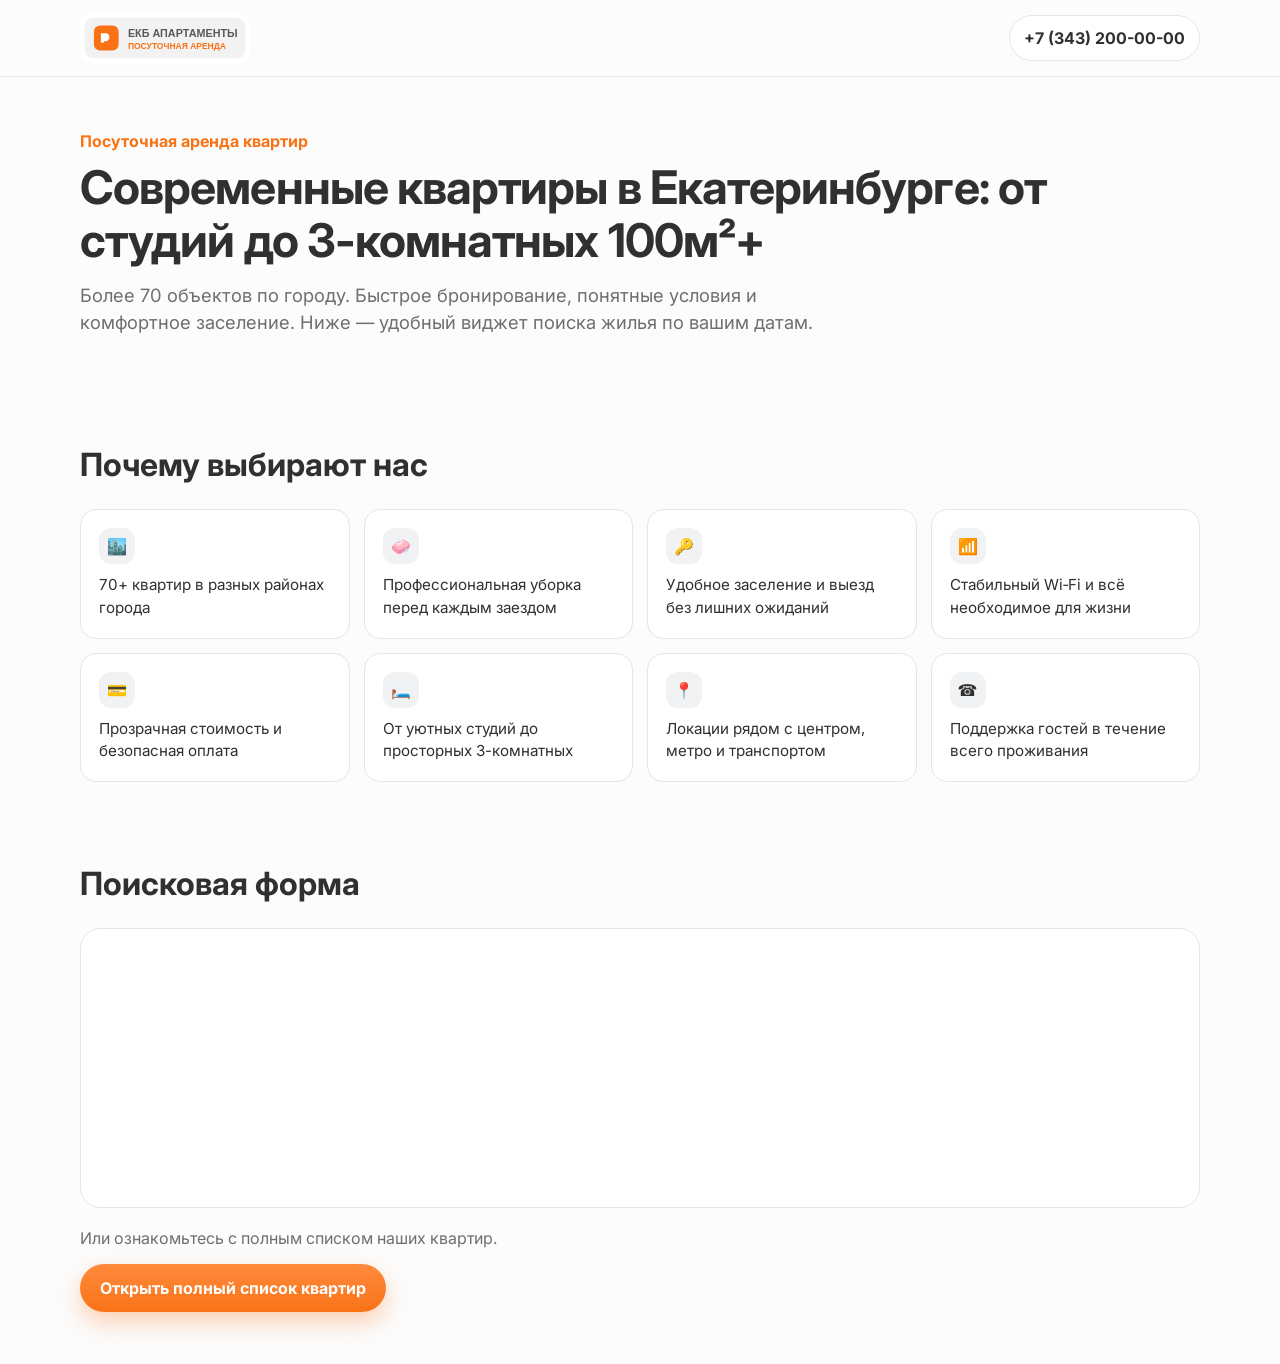
<file: index.html>
<!doctype html>
<html lang="ru">
<head>
  <meta charset="UTF-8" />
  <meta name="viewport" content="width=device-width, initial-scale=1.0" />
  <title>Посуточная аренда в Екатеринбурге — 70+ квартир</title>
  <link rel="preconnect" href="https://fonts.googleapis.com">
  <link rel="preconnect" href="https://fonts.gstatic.com" crossorigin>
  <link href="https://fonts.googleapis.com/css2?family=Inter:wght@400;500;600;700;800&display=swap" rel="stylesheet">
  <link rel="stylesheet" href="styles.css" />
</head>
<body>
  <header class="site-header">
    <div class="container header-wrap">
      <a class="logo" href="index.html" aria-label="На главную">
        <img src="assets/label-logo.svg" alt="Лого компании" />
      </a>
      <a class="phone" href="tel:+73432000000">+7 (343) 200-00-00</a>
    </div>
  </header>

  <main>
    <section class="hero section">
      <div class="container">
        <p class="eyebrow">Посуточная аренда квартир</p>
        <h1>Современные квартиры в Екатеринбурге: от студий до 3-комнатных 100м²+</h1>
        <p class="lead">Более 70 объектов по городу. Быстрое бронирование, понятные условия и комфортное заселение. Ниже — удобный виджет поиска жилья по вашим датам.</p>
      </div>
    </section>

    <section class="section">
      <div class="container">
        <h2>Почему выбирают нас</h2>
        <div class="benefits-grid">
          <article class="benefit-card"><span>🏙️</span><p>70+ квартир в разных районах города</p></article>
          <article class="benefit-card"><span>🧼</span><p>Профессиональная уборка перед каждым заездом</p></article>
          <article class="benefit-card"><span>🔑</span><p>Удобное заселение и выезд без лишних ожиданий</p></article>
          <article class="benefit-card"><span>📶</span><p>Стабильный Wi‑Fi и всё необходимое для жизни</p></article>
          <article class="benefit-card"><span>💳</span><p>Прозрачная стоимость и безопасная оплата</p></article>
          <article class="benefit-card"><span>🛏️</span><p>От уютных студий до просторных 3-комнатных</p></article>
          <article class="benefit-card"><span>📍</span><p>Локации рядом с центром, метро и транспортом</p></article>
          <article class="benefit-card"><span>☎️</span><p>Поддержка гостей в течение всего проживания</p></article>
        </div>
      </div>
    </section>

    <section class="section widget-section">
      <div class="container">
        <h2>Поисковая форма</h2>
        <div class="widget-shell">
          <div id="hr-widget"></div>
          <script type="module" src="https://homereserve.ru/widget.js"></script>
          <script type="module">
            window.homereserve.initWidgetSearch({"token":"epKu6jviXS","tag":"Виджет поиска сайт"});
          </script>
        </div>
        <p class="note">Или ознакомьтесь с полным списком наших квартир.</p>
        <a class="cta-button" href="catalog.html">Открыть полный список квартир</a>
      </div>
    </section>
  </main>
</body>
</html>
</file>
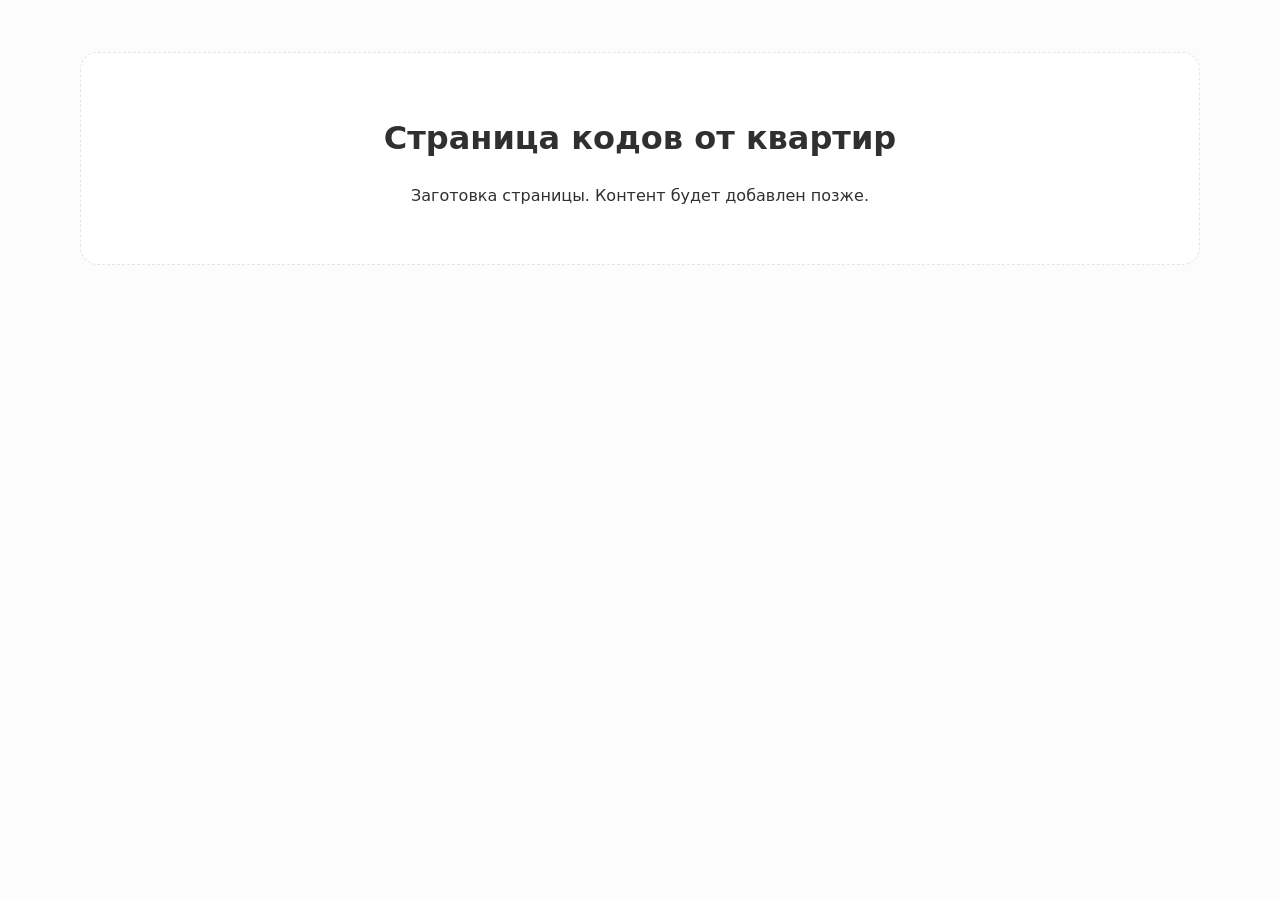
<file: access-codes.html>
<!doctype html>
<html lang="ru">
<head>
  <meta charset="UTF-8" />
  <meta name="viewport" content="width=device-width, initial-scale=1.0" />
  <title>Страница кодов от квартир</title>
  <link rel="stylesheet" href="styles.css" />
</head>
<body>
  <main class="section">
    <div class="container simple-placeholder">
      <h1>Страница кодов от квартир</h1>
      <p>Заготовка страницы. Контент будет добавлен позже.</p>
    </div>
  </main>
</body>
</html>
</file>
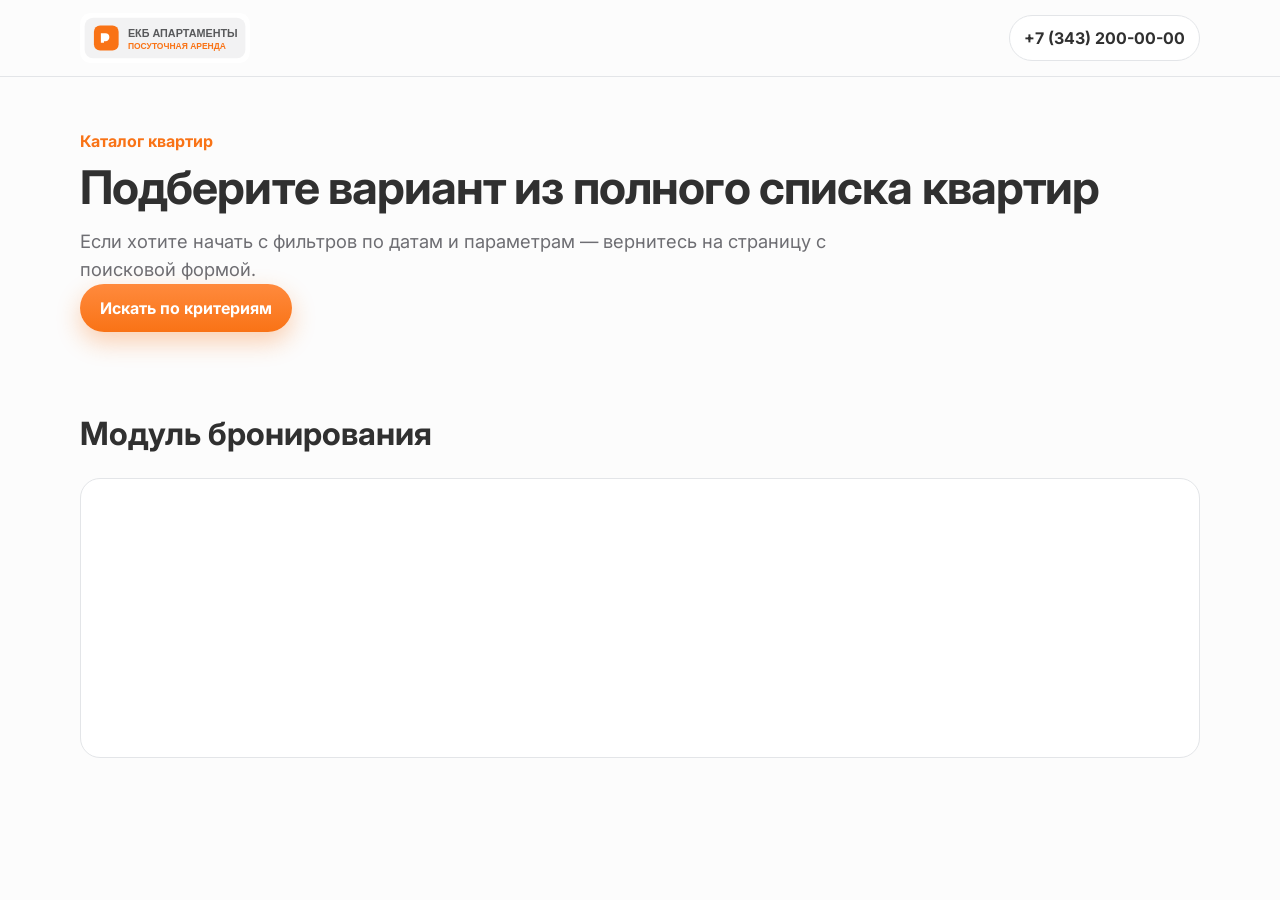
<file: catalog.html>
<!doctype html>
<html lang="ru">
<head>
  <meta charset="UTF-8" />
  <meta name="viewport" content="width=device-width, initial-scale=1.0" />
  <title>Полный список квартир — Екатеринбург</title>
  <link rel="preconnect" href="https://fonts.googleapis.com">
  <link rel="preconnect" href="https://fonts.gstatic.com" crossorigin>
  <link href="https://fonts.googleapis.com/css2?family=Inter:wght@400;500;600;700;800&display=swap" rel="stylesheet">
  <link rel="stylesheet" href="styles.css" />
</head>
<body>
  <header class="site-header">
    <div class="container header-wrap">
      <a class="logo" href="index.html" aria-label="На главную">
        <img src="assets/label-logo.svg" alt="Лого компании" />
      </a>
      <a class="phone" href="tel:+73432000000">+7 (343) 200-00-00</a>
    </div>
  </header>

  <main>
    <section class="hero section">
      <div class="container">
        <p class="eyebrow">Каталог квартир</p>
        <h1>Подберите вариант из полного списка квартир</h1>
        <p class="lead">Если хотите начать с фильтров по датам и параметрам — вернитесь на страницу с поисковой формой.</p>
        <a class="cta-button" href="index.html">Искать по критериям</a>
      </div>
    </section>

    <section class="section widget-section">
      <div class="container">
        <h2>Модуль бронирования</h2>
        <div class="widget-shell">
          <div id="hr-widget"></div>
          <script type="module" src="https://homereserve.ru/widget.js"></script>
          <script type="module">
            window.homereserve.initWidgetList({"token":"epKu6jviXS","tag":"Виджет список квартир"});
          </script>
        </div>
      </div>
    </section>
  </main>
</body>
</html>
</file>
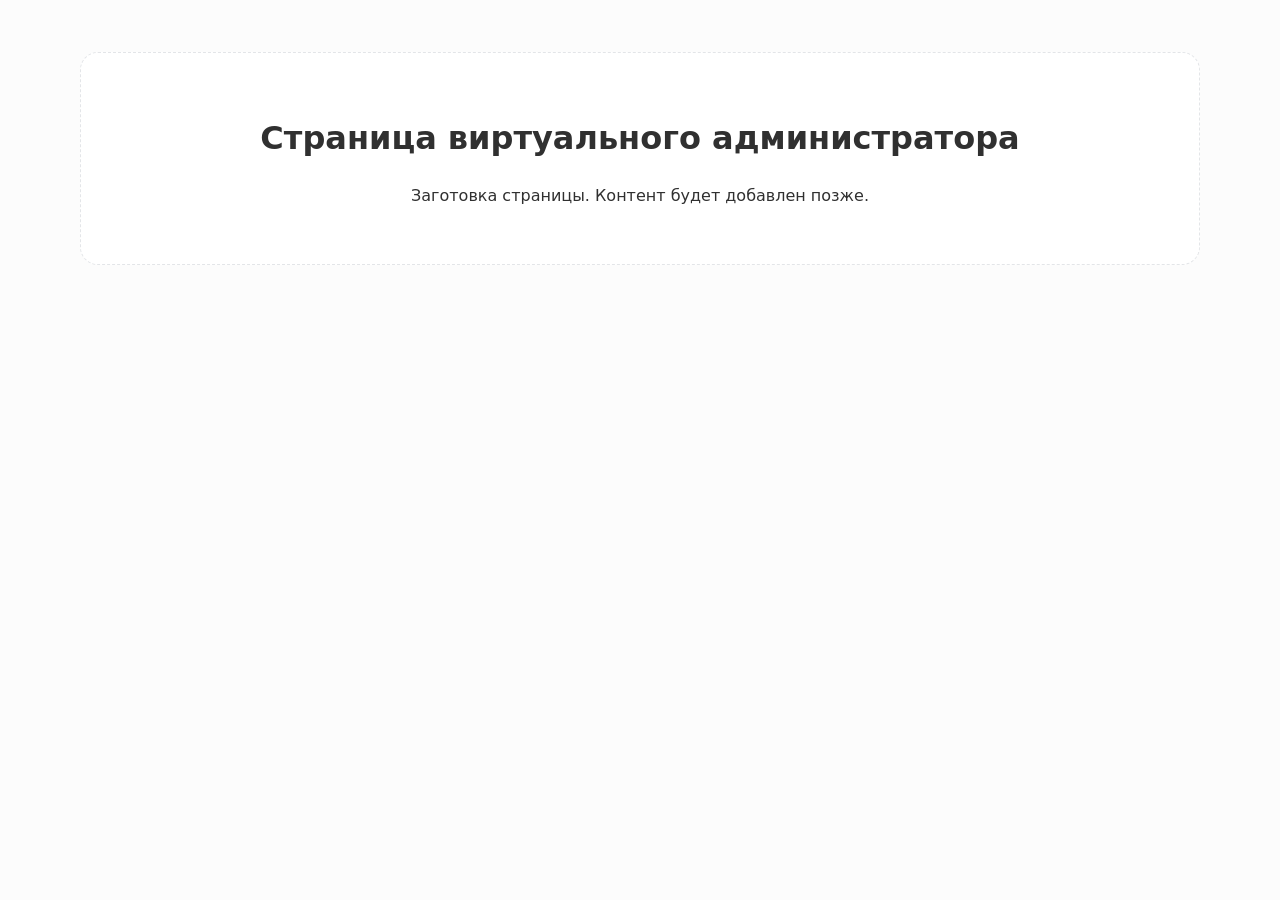
<file: virtual-admin.html>
<!doctype html>
<html lang="ru">
<head>
  <meta charset="UTF-8" />
  <meta name="viewport" content="width=device-width, initial-scale=1.0" />
  <title>Страница виртуального администратора</title>
  <link rel="stylesheet" href="styles.css" />
</head>
<body>
  <main class="section">
    <div class="container simple-placeholder">
      <h1>Страница виртуального администратора</h1>
      <p>Заготовка страницы. Контент будет добавлен позже.</p>
    </div>
  </main>
</body>
</html>
</file>
<file: styles.css>
:root {
  --bg: #fcfcfc;
  --surface: #ffffff;
  --text: #303030;
  --muted: #6e6e73;
  --soft-gray: #f1f2f4;
  --accent: #f97316;
  --accent-glow: rgba(249, 115, 22, 0.32);
  --line: #e3e5e8;
}

* { box-sizing: border-box; }

body {
  margin: 0;
  font-family: "Inter", system-ui, -apple-system, Segoe UI, Roboto, sans-serif;
  color: var(--text);
  background: var(--bg);
  line-height: 1.5;
}

.container {
  width: min(1120px, 92vw);
  margin: 0 auto;
}

.site-header {
  position: sticky;
  top: 0;
  z-index: 10;
  backdrop-filter: blur(8px);
  background: rgba(252, 252, 252, 0.88);
  border-bottom: 1px solid var(--line);
}

.header-wrap {
  min-height: 76px;
  display: flex;
  align-items: center;
  justify-content: space-between;
  gap: 16px;
}

.logo img {
  width: 170px;
  max-width: 42vw;
  display: block;
}

.phone {
  color: var(--text);
  text-decoration: none;
  font-weight: 700;
  padding: 10px 14px;
  border-radius: 999px;
  background: var(--surface);
  border: 1px solid var(--line);
}

.section {
  padding: 52px 0;
}

.hero h1 {
  margin: 8px 0 14px;
  font-size: clamp(1.7rem, 5vw, 2.9rem);
  line-height: 1.15;
  letter-spacing: -0.02em;
}

.eyebrow {
  margin: 0;
  color: var(--accent);
  font-weight: 700;
}

.lead {
  margin: 0;
  font-size: clamp(1rem, 2.3vw, 1.15rem);
  color: var(--muted);
  max-width: 760px;
}

h2 {
  margin: 0 0 20px;
  font-size: clamp(1.35rem, 4vw, 2rem);
}

.benefits-grid {
  display: grid;
  grid-template-columns: repeat(4, 1fr);
  gap: 14px;
}

.benefit-card {
  margin: 0;
  padding: 18px;
  border-radius: 16px;
  border: 1px solid var(--line);
  background: var(--surface);
  min-height: 120px;
}

.benefit-card span {
  display: inline-grid;
  place-items: center;
  width: 36px;
  height: 36px;
  border-radius: 12px;
  background: var(--soft-gray);
  margin-bottom: 10px;
}

.benefit-card p {
  margin: 0;
  font-size: 0.95rem;
}

.widget-section {
  padding-top: 26px;
}

.widget-shell {
  background: var(--surface);
  border: 1px solid var(--line);
  border-radius: 20px;
  padding: 18px;
  min-height: 280px;
}

.note {
  color: var(--muted);
  margin: 18px 0 14px;
}

.cta-button {
  display: inline-flex;
  align-items: center;
  justify-content: center;
  text-decoration: none;
  border: 0;
  border-radius: 999px;
  padding: 12px 20px;
  font-weight: 700;
  color: #fff;
  background: linear-gradient(180deg, #ff8a3d 0%, var(--accent) 100%);
  box-shadow: 0 10px 24px var(--accent-glow);
}

.simple-placeholder {
  text-align: center;
  border: 1px dashed var(--line);
  border-radius: 18px;
  background: var(--surface);
  padding: 40px 24px;
}

@media (max-width: 980px) {
  .benefits-grid { grid-template-columns: repeat(2, 1fr); }
}

@media (max-width: 640px) {
  .section { padding: 36px 0; }
  .header-wrap { min-height: 68px; }
  .phone { font-size: 0.92rem; padding: 8px 12px; }
  .benefits-grid { grid-template-columns: 1fr; }
  .widget-shell { padding: 12px; border-radius: 14px; }
}
</file>
